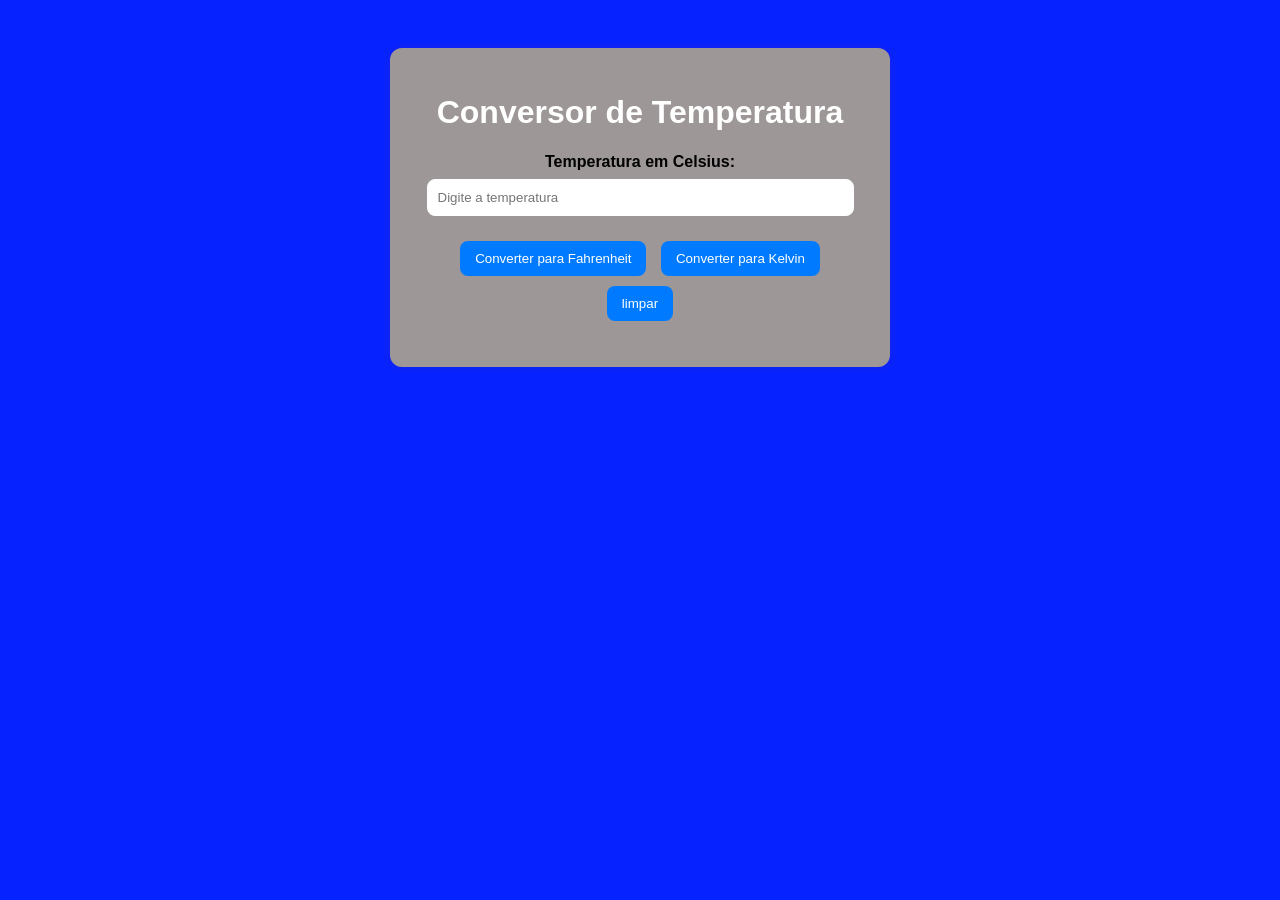
<file: index.html>
<!DOCTYPE html>
<html lang="pt-br">
<head>
    <meta charset="UTF-8">
    <meta name="viewport" content="width=device-width, initial-scale=1.0">
    <title>ex7-conversor de temperatura</title>
    <link rel="stylesheet" href="estilo.css">
</head>
<body>
    <div class="container">
        <h1>Conversor de Temperatura</h1>
       
            <label for="celsius">Temperatura em Celsius:</label>
            <input type="Number" id="celsius" placeholder="Digite a temperatura">
           
           
           
           <div class="botoes">
            <button onclick="converterFahrenheit()">Converter para Fahrenheit</button>
            <button onclick="converterKelvin()">Converter para Kelvin</button>
            <button onclick="limpar()">limpar</button>
           </div>

<p id="resultado:"></p>
    </div>

    <script src="script.js"></script>


        
      





</body>
</html>
</file>
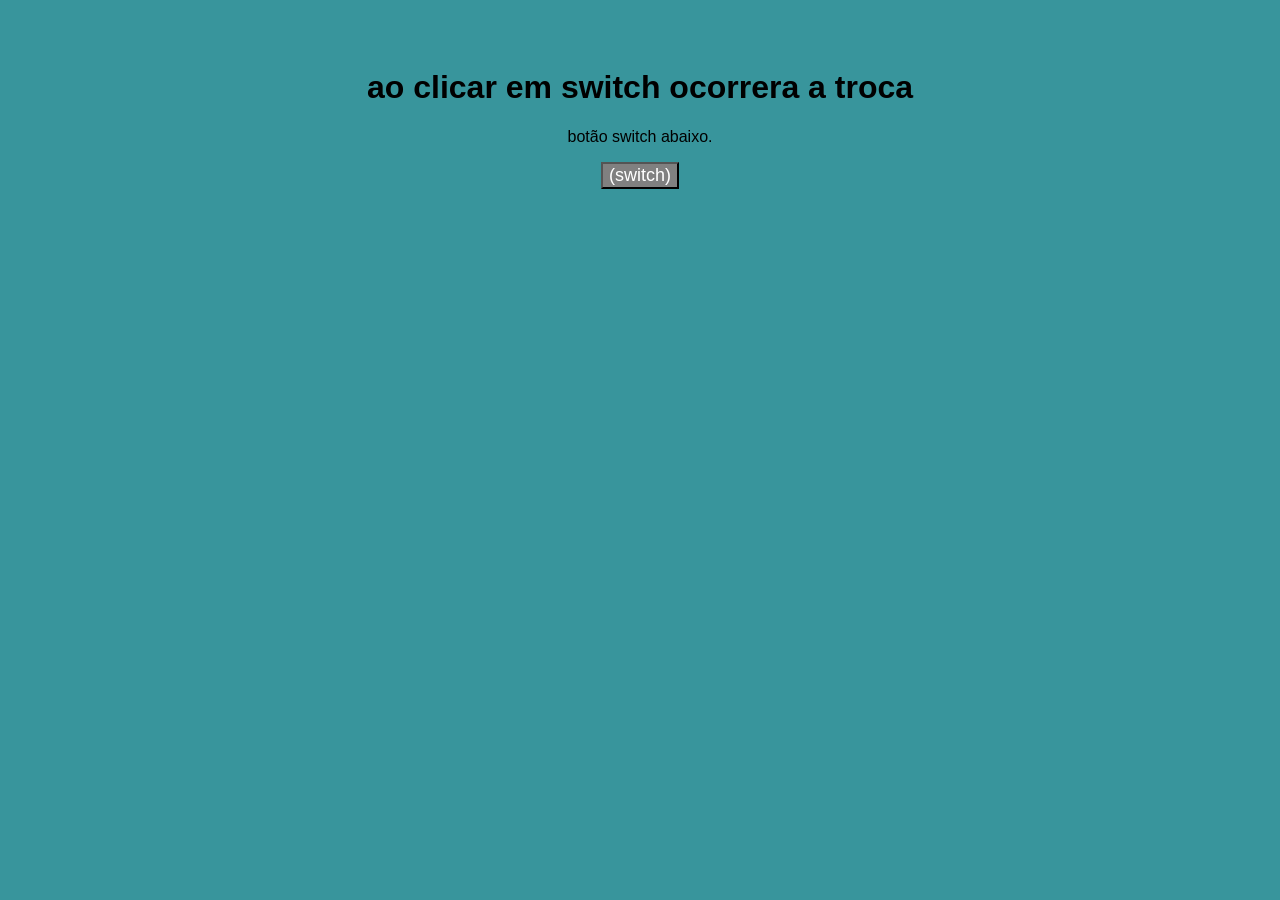
<file: exercicio1/index.html>
<!DOCTYPE html>
<html lang="pt-br">
<head>
    <meta charset="UTF-8">
    <meta name="viewport" content="width=device-width, initial-scale=1.0">
    <title>exercicio1</title>
    <link rel="stylesheet" href="estilo.css">
</head> 
<body>
    <h1>ao clicar em switch ocorrera a troca</h1> 

    <p id="mensagem">botão switch abaixo.</p>
    <button onclick="alterarTexto()">(switch)</button>

<script src="script.js"></script>
</body>
</html>
</file>
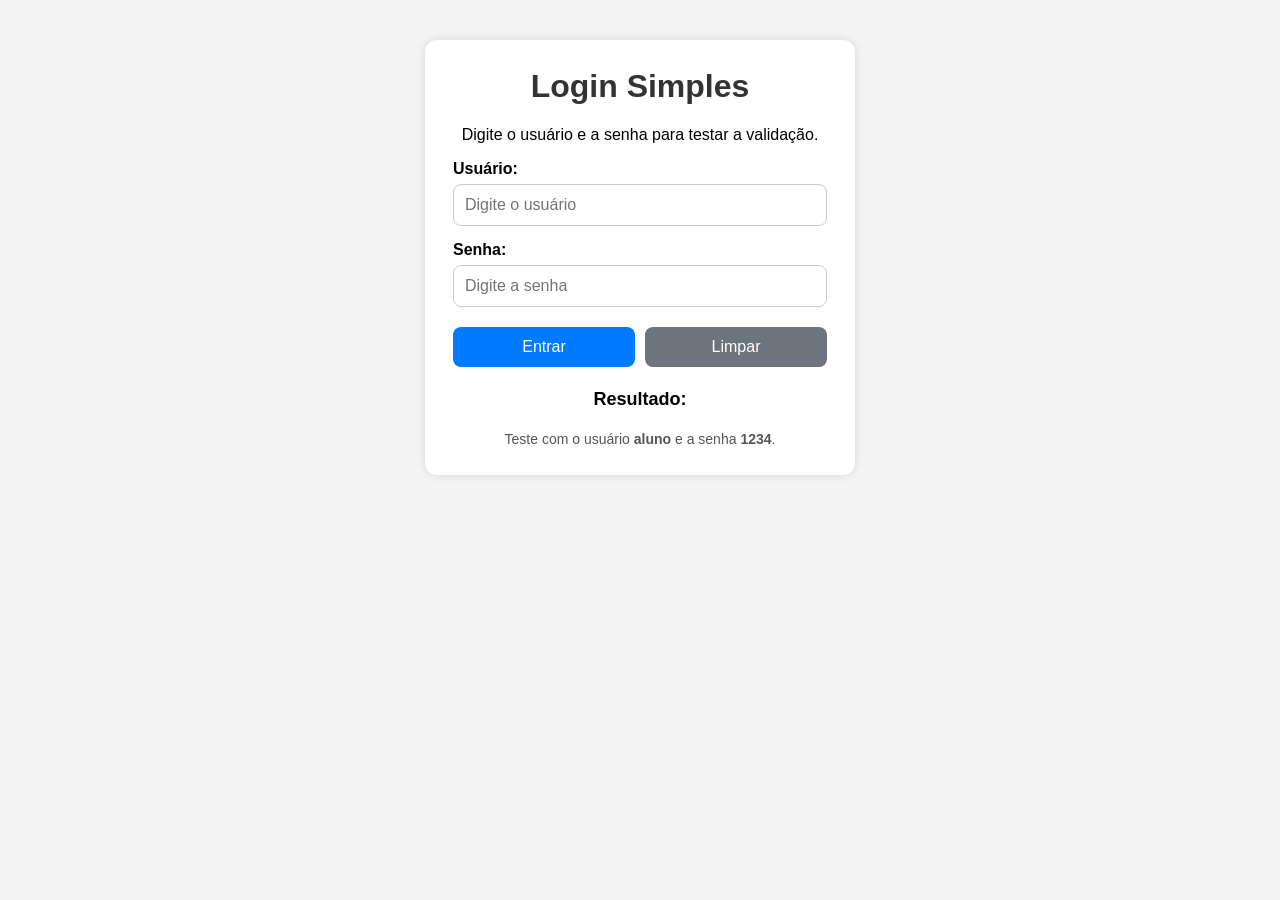
<file: exercicio10/index.html>
<!DOCTYPE html>
<html lang="pt-BR">
<head>
    <meta charset="UTF-8">
    <meta name="viewport" content="width=device-width, initial-scale=1.0">
    <title>Exercício 10 — Login Simples</title>
    <link rel="stylesheet" href="estilo.css">
</head>
<body>
    <main class="container">
        <h1>Login Simples</h1>
        <p>Digite o usuário e a senha para testar a validação.</p>

        <label for="usuario">Usuário:</label>
        <input type="text" id="usuario" placeholder="Digite o usuário">

        <label for="senha">Senha:</label>
        <input type="password" id="senha" placeholder="Digite a senha">

        <div class="botoes">
            <button onclick="verificarLogin()">Entrar</button>
            <button class="secundario" onclick="limparCampos()">Limpar</button>
        </div>

        <p id="resultado">Resultado: </p>
        <p class="dica">Teste com o usuário <strong>aluno</strong> e a senha <strong>1234</strong>.</p>
    </main>

    <script src="script.js"></script>
</body>
</html>
</file>
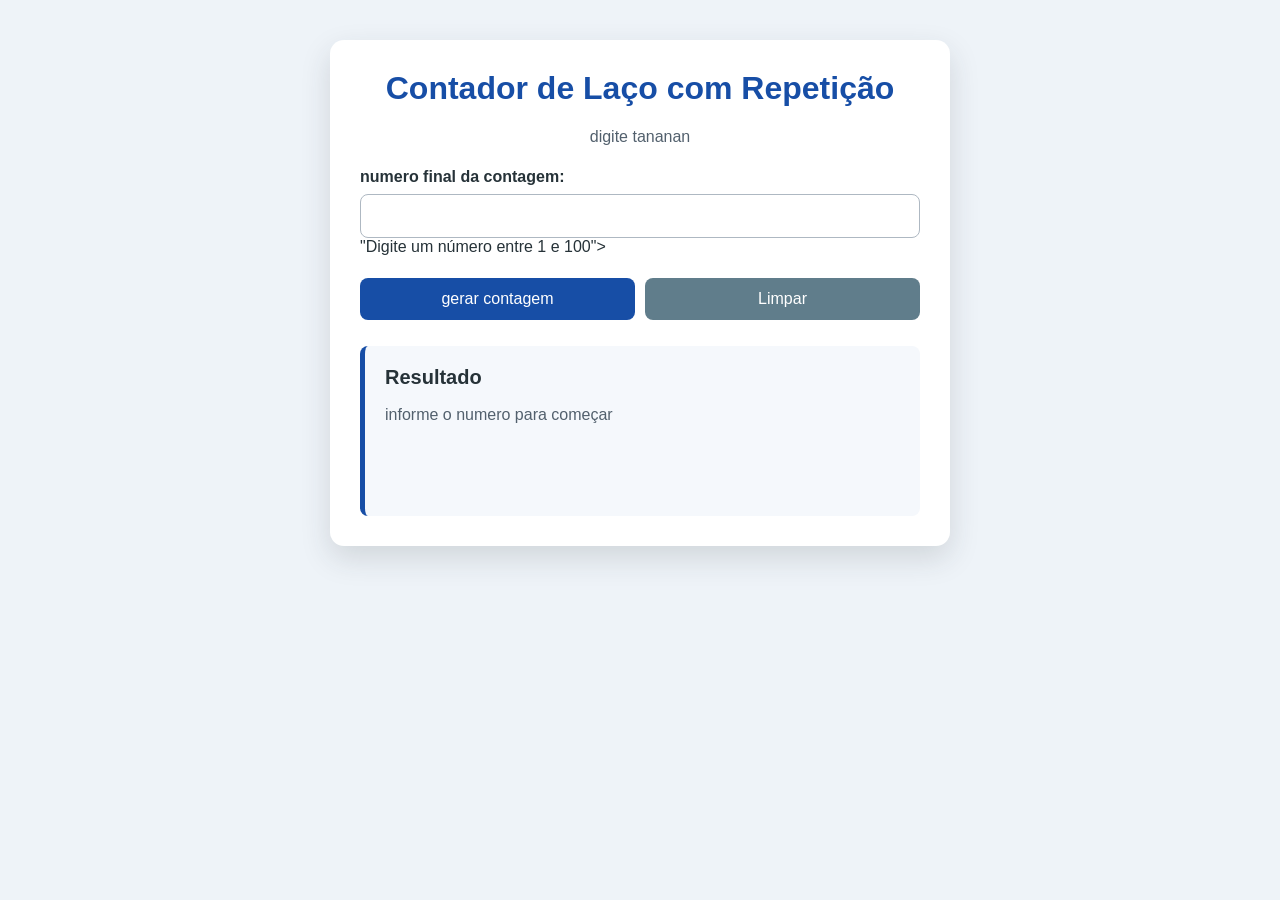
<file: exercicio11/index.html>
<!DOCTYPE html>
<html lang="en">
<head>
    <meta charset="UTF-8">
    <meta name="viewport" content="width=device-width, initial-scale=1.0">
    <title>exercicio11</title>
    <link rel="stylesheet" href="estilo.css">
</head>
<body>
    <main class="container">
        <h1>Contador de Laço com Repetição</h1>
        <p>digite tananan</p>

        <label for="limite">numero final da contagem:</label>
        <input type="number" id="limite" min="1" max="100">
       "Digite um número entre 1 e 100">

        <div class="botoes">
            <button onclick= "gerarContagem()">gerar contagem</button>
            <button class="secundario" onclick="limparCampos()">Limpar</button> </div>

            <section class="painel-resultado">
<h2>Resultado</h2>
<p id="mensagem">informe o numero para começar</p>
<p id="resultado" aria-live="polite"></p>    
</section>


    </main>
<script src="script.js"></script>  
</body>
</html>
</file>
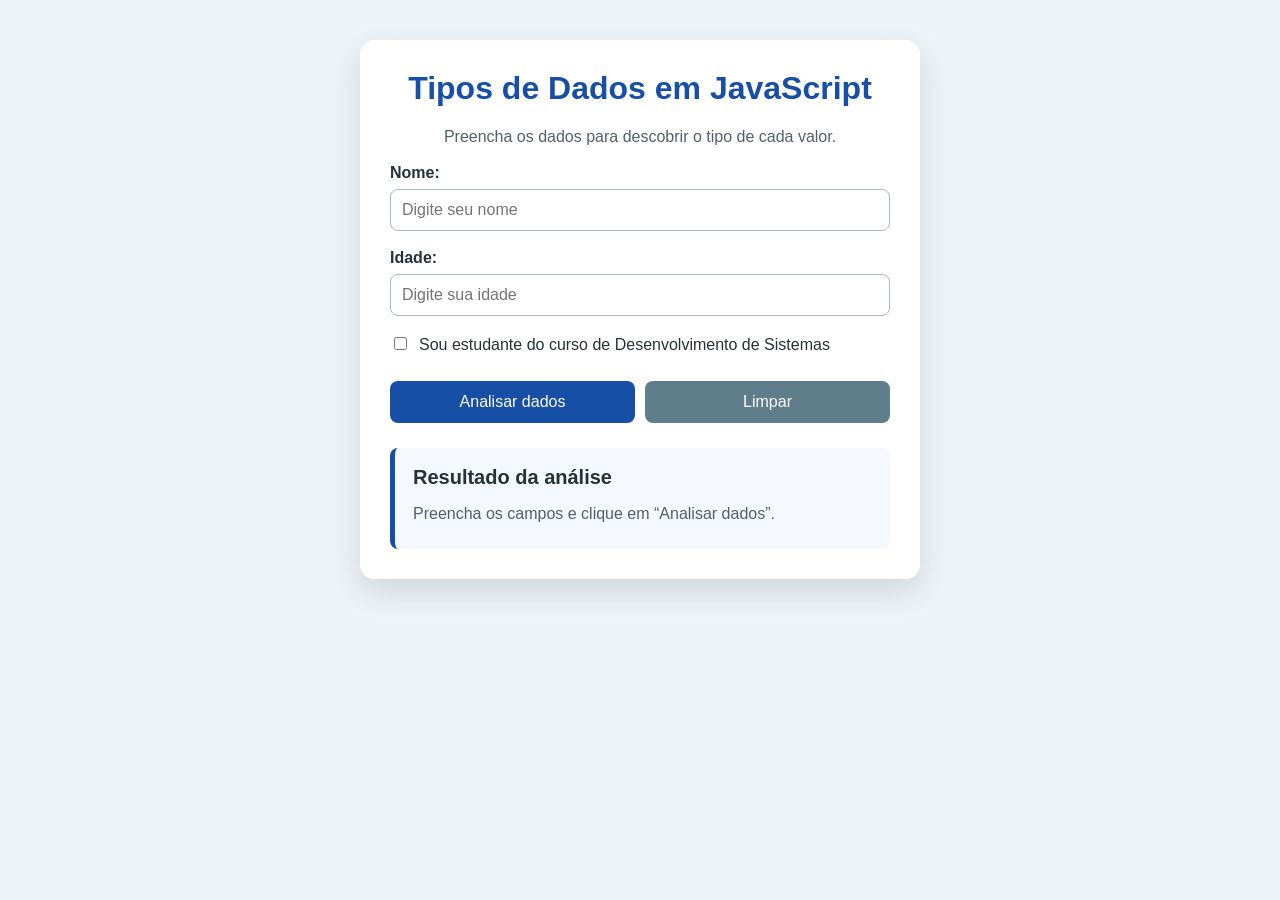
<file: exercicio12/index.html>
<!DOCTYPE html>
<html lang="pt-BR">
<head>
    <meta charset="UTF-8">
    <meta name="viewport" content="width=device-width, initial-scale=1.0">
    <title>Exercício 12 — Tipos de Dados</title>
    <link rel="stylesheet" href="estilo.css">
</head>
<body>
    <main class="container">
        <h1>Tipos de Dados em JavaScript</h1>
        <p>Preencha os dados para descobrir o tipo de cada valor.</p>

        <label for="nome">Nome:</label>
        <input type="text" id="nome" placeholder="Digite seu nome">

        <label for="idade">Idade:</label>
        <input type="number" id="idade" placeholder="Digite sua idade">

        <label class="opcao" for="estudante">
            <input type="checkbox" id="estudante">
            Sou estudante do curso de Desenvolvimento de Sistemas
        </label>

        <div class="botoes">
            <button onclick="analisarDados()">Analisar dados</button>
            <button class="secundario" onclick="limparCampos()">Limpar</button>
        </div>

        <section id="resultado" class="resultado">
            <h2>Resultado da análise</h2>
            <p id="mensagem">Preencha os campos e clique em “Analisar dados”.</p>
            <p id="resultadoNome"></p>
            <p id="resultadoIdade"></p>
            <p id="resultadoEstudante"></p>
        </section>
    </main>

    <script src="script.js"></script>
</body>
</html>
</file>
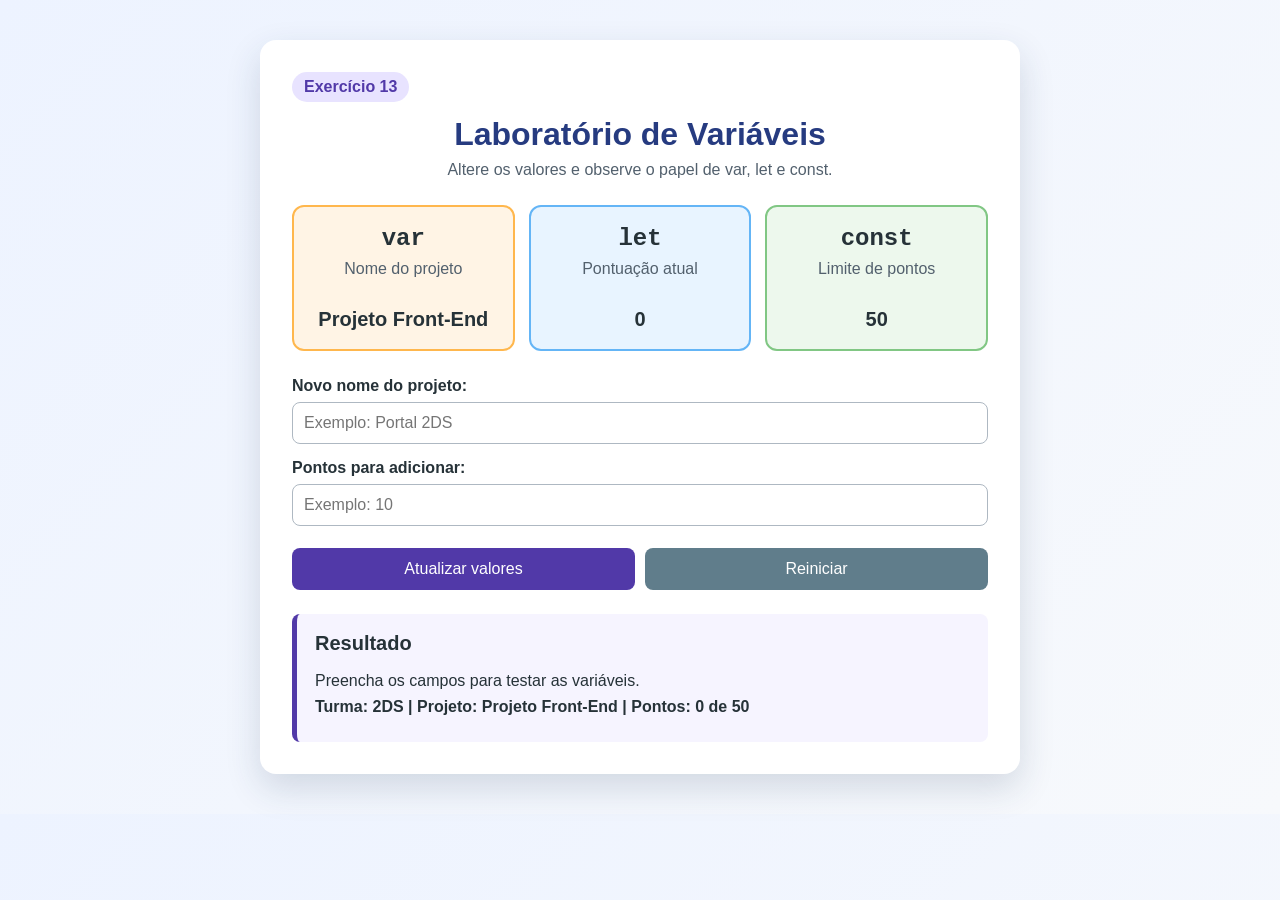
<file: exercicio13/index.html>
<!DOCTYPE html>
<html lang="pt-BR">
<head>
<meta charset="UTF-8">
<meta name="viewport" content="width=device-width, initial-scale=1.0">
<title>Exercício 13 – var, let e const</title>
<link rel="stylesheet" href="estilo.css">
</head>
<body>

<main class="container">
<span class="etiqueta">Exercício 13</span>
<h1>Laboratório de Variáveis</h1>
<p class="introducao">Altere os valores e observe o papel de var, let e const.</p>
<section class="painel-variaveis">

            <article class="cartao var">
                <h2>var</h2>
                <p>Nome do projeto</p>
                <strong id="valorVar">Projeto Front-End</strong>
            </article>

            <article class="cartao let">
                <h2>let</h2>
                <p>Pontuação atual</p>
                <strong id="valorLet">0</strong>
            </article>

            <article class="cartao const">
                <h2>const</h2>
                <p>Limite de pontos</p>
                <strong id="valorConst">50</strong>
            </article>

        </section>

        <label for="nomeProjeto">Novo nome do projeto:</label>
        <input type="text" id="nomeProjeto" placeholder="Exemplo: Portal 2DS">

        <label for="pontosAdicionar">Pontos para adicionar:</label>
        <input type="number" id="pontosAdicionar" min="1" max="50" placeholder="Exemplo: 10">

        <div class="botoes">
            <button onclick="atualizarPainel()">Atualizar valores</button>
            <button class="secundario" onclick="reiniciarPainel()">Reiniciar</button>
        </div>

        <section class="resultado">
            <h2>Resultado</h2>
            <p id="mensagem">Preencha os campos para testar as variáveis.</p>
            <p id="resumo"></p>
        </section>

    </main>

    <script src="script.js"></script>
</body>
</html>
</file>
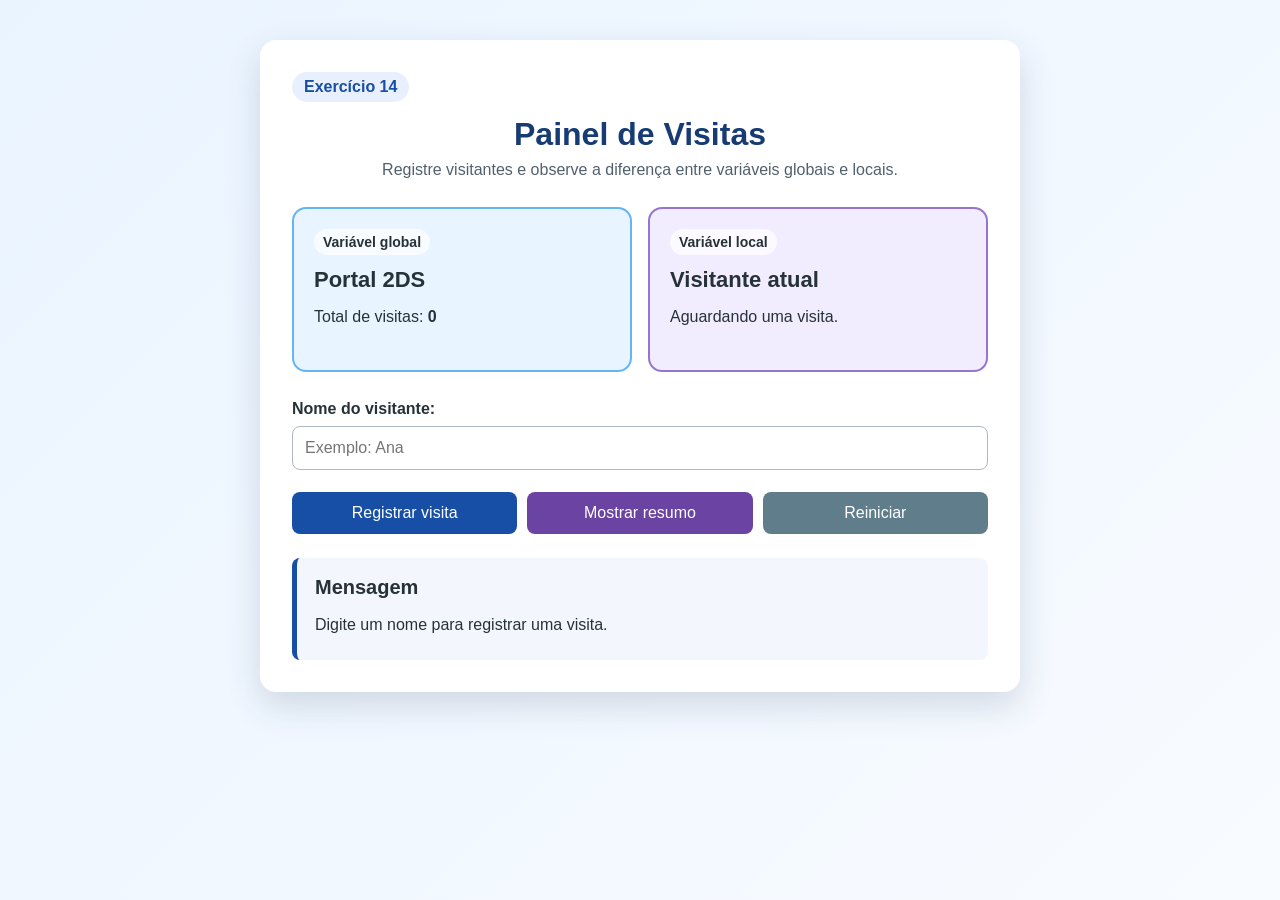
<file: exercicio14/index.html>
<!DOCTYPE html>
<html lang="pt-BR">
<head>
    <meta charset="UTF-8">
    <meta name="viewport" content="width=device-width, initial-scale=1.0">
    <title>Exercício 14 – Variáveis Locais e Globais</title>
    <link rel="stylesheet" href="estilo.css">
</head>
<body>
    <main class="container">
        <span class="etiqueta">Exercício 14</span>
        <h1>Painel de Visitas</h1>
        <p class="introducao">
            Registre visitantes e observe a diferença entre variáveis globais e locais.
        </p>

        <section class="painel-escopo">
            <article class="cartao global">
                <span class="tipo">Variável global</span>
                <h2 id="nomeSistema">Portal 2DS</h2>
                <p>Total de visitas: <strong id="totalVisitas">0</strong></p>
            </article>

            <article class="cartao local">
                <span class="tipo">Variável local</span>
                <h2>Visitante atual</h2>
                <p id="visitanteAtual">Aguardando uma visita.</p>
            </article>
        </section>

        <label for="nomeVisitante">Nome do visitante:</label>
        <input
            type="text"
            id="nomeVisitante"
            placeholder="Exemplo: Ana"
            autocomplete="off"
        >

        <div class="botoes">
            <button onclick="registrarVisita()">Registrar visita</button>
            <button class="resumo" onclick="mostrarResumo()">Mostrar resumo</button>
            <button class="secundario" onclick="reiniciarPainel()">Reiniciar</button>
        </div>

        <section class="resultado" aria-live="polite">
            <h2>Mensagem</h2>
            <p id="mensagem">Digite um nome para registrar uma visita.</p>
            <p id="resumo"></p>
        </section>
    </main>

    <script src="script.js"></script>
</body>
</html>
</file>
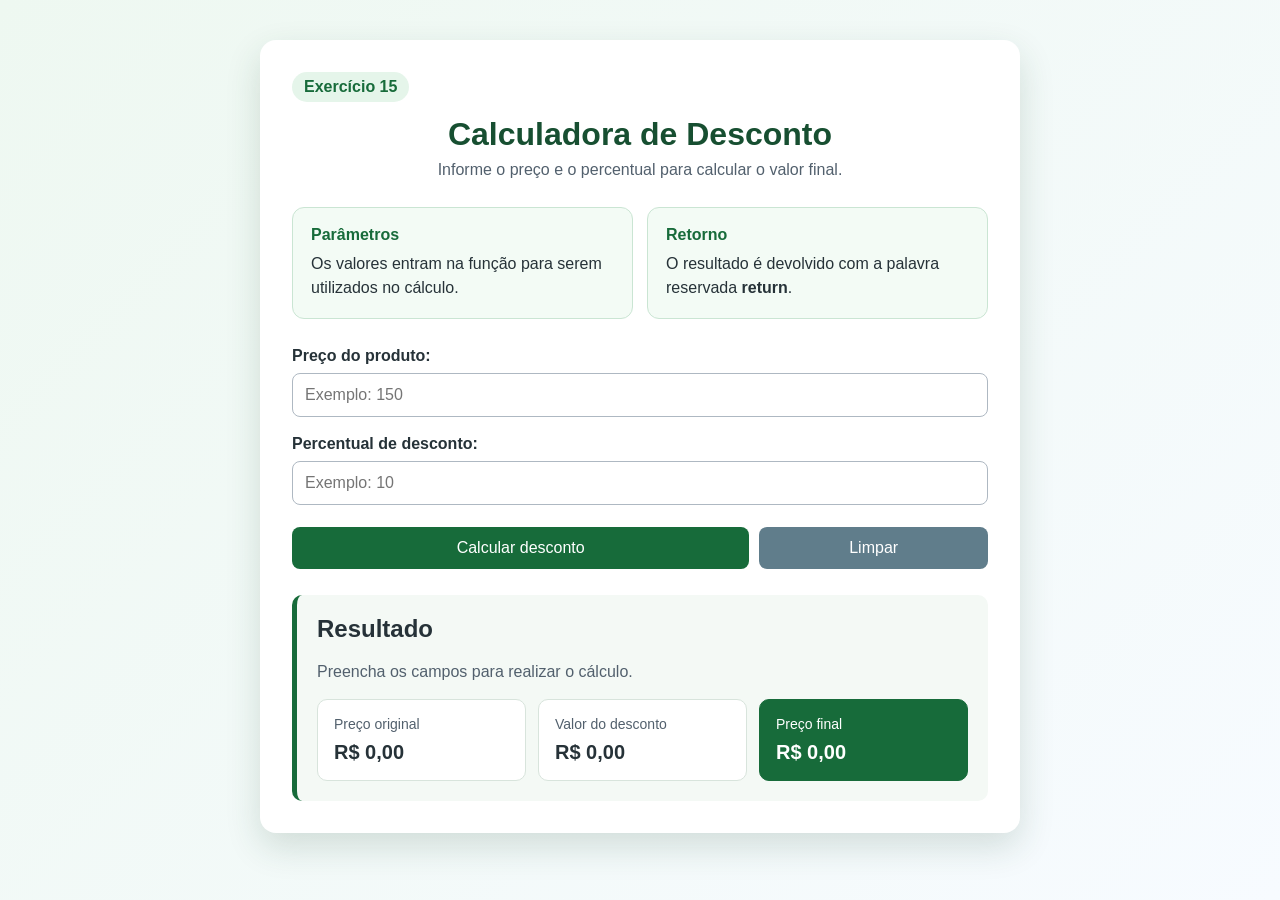
<file: exercicio15/index.html>
<!DOCTYPE html>
<html lang="pt-BR">
<head>
    <meta charset="UTF-8">
    <meta name="viewport" content="width=device-width, initial-scale=1.0">
    <title>Exercício 15 – Calculadora de Desconto</title>
    <link rel="stylesheet" href="estilo.css">
</head>
<body>
    <main class="container">
        <span class="etiqueta">Exercício 15</span>
        <h1>Calculadora de Desconto</h1>
        <p class="introducao">
            Informe o preço e o percentual para calcular o valor final.
        </p>

        <section class="explicacao-funcao">
            <article>
                <span>Parâmetros</span>
                <p>Os valores entram na função para serem utilizados no cálculo.</p>
            </article>

            <article>
                <span>Retorno</span>
                <p>O resultado é devolvido com a palavra reservada <strong>return</strong>.</p>
            </article>
        </section>

        <label for="preco">Preço do produto:</label>
        <input
            type="number"
            id="preco"
            min="0"
            step="0.01"
            placeholder="Exemplo: 150"
        >

        <label for="percentual">Percentual de desconto:</label>
        <input
            type="number"
            id="percentual"
            min="0"
            max="100"
            step="1"
            placeholder="Exemplo: 10"
        >

        <div class="botoes">
            <button onclick="mostrarCalculo()">Calcular desconto</button>
            <button class="secundario" onclick="limpar()">Limpar</button>
        </div>

        <section class="resultado" aria-live="polite">
            <h2>Resultado</h2>
            <p id="mensagem">Preencha os campos para realizar o cálculo.</p>

            <div class="valores">
                <article>
                    <span>Preço original</span>
                    <strong id="precoOriginal">R$ 0,00</strong>
                </article>

                <article>
                    <span>Valor do desconto</span>
                    <strong id="valorDesconto">R$ 0,00</strong>
                </article>

                <article class="destaque">
                    <span>Preço final</span>
                    <strong id="precoFinal">R$ 0,00</strong>
                </article>
            </div>
        </section>
    </main>

    <script src="script.js"></script>
</body>
</html>
</file>
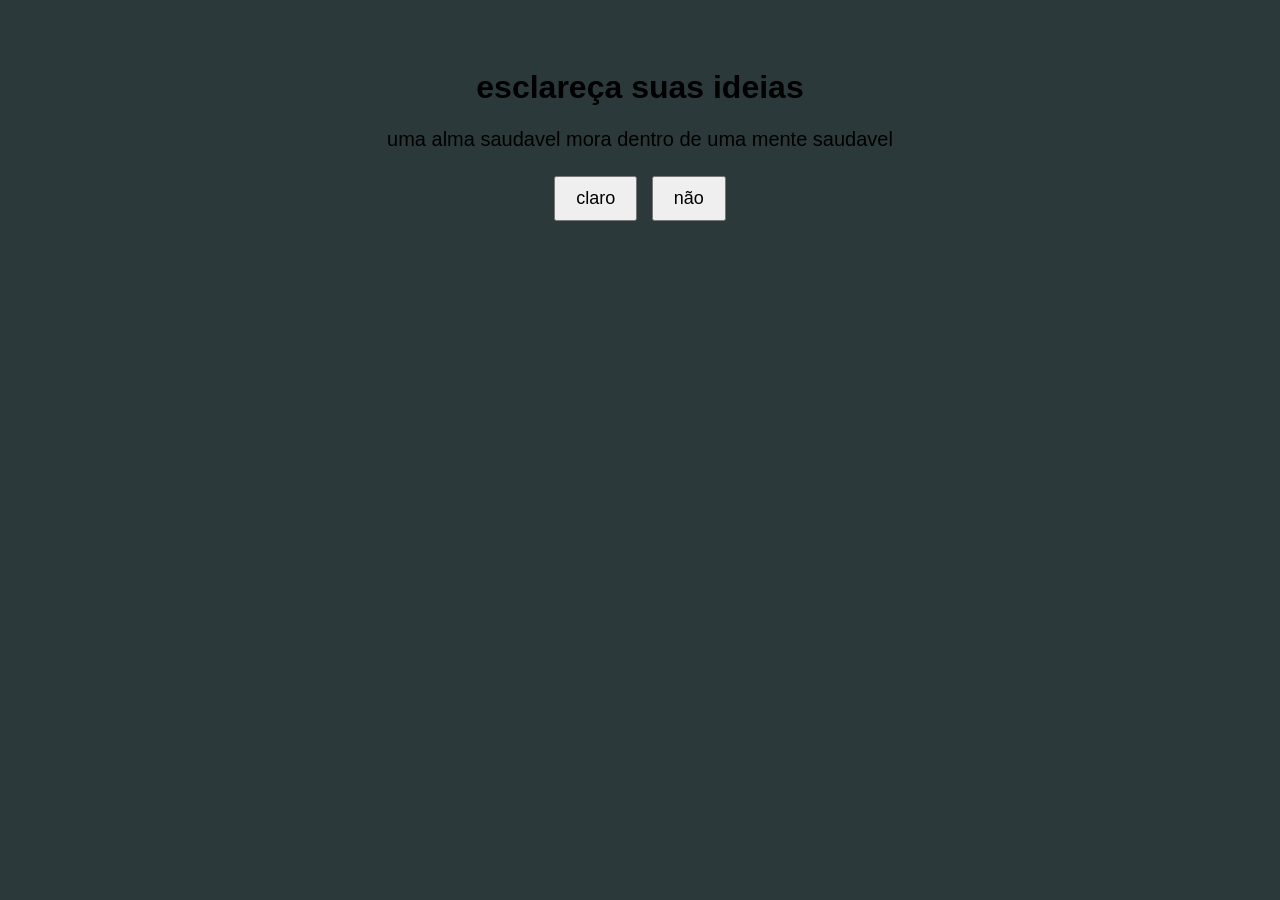
<file: exercicio2/index.html>
<!DOCTYPE html>
<html lang="pt-br">
<head>
    <meta charset="UTF-8">
    <meta name="viewport" content="width=device-width, initial-scale=1.0">
    <title>exercicio2</title>
    <link rel="stylesheet" href="estilo.css">
</head>
<body>
    <h1>esclareça suas ideias</h1>
    <p id="mensagem">uma alma saudavel mora dentro de uma mente saudavel </p>
    <button onclick="modoClaro()"> claro</button>
     <button onclick="modoEscuro()"> não</button>
     <script src="script.js"></script>
</body>
</html>
</file>
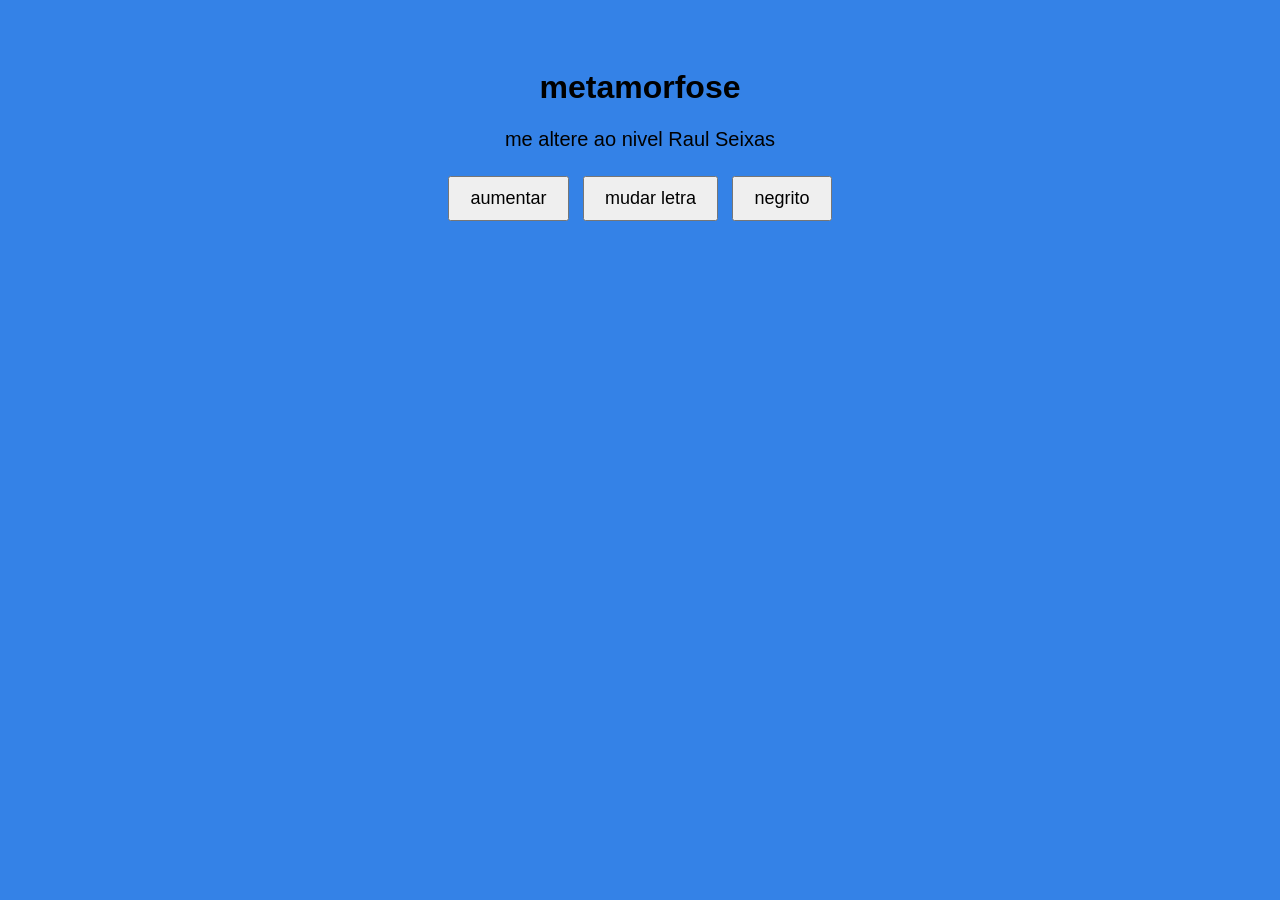
<file: exercicio3/index.html>
<!DOCTYPE html>
<html lang="pt-br">
<head>
    <meta charset="UTF-8">
    <meta name="viewport" content="width=device-width, initial-scale=1.0">
    <title>ex3</title>
     <link rel="stylesheet" href="estilo.css">
</head>
<body>
   <h1>metamorfose</h1>
   <p id="mensagem">me altere ao nivel Raul Seixas </p>
<button onclick="aumentarTexto()">aumentar </button>
<button onclick="mudarFonte()">mudar letra </button>
<button onclick="negritoTexto()">negrito</button>

<script src="script.js"></script>
</body>
</html>
</file>
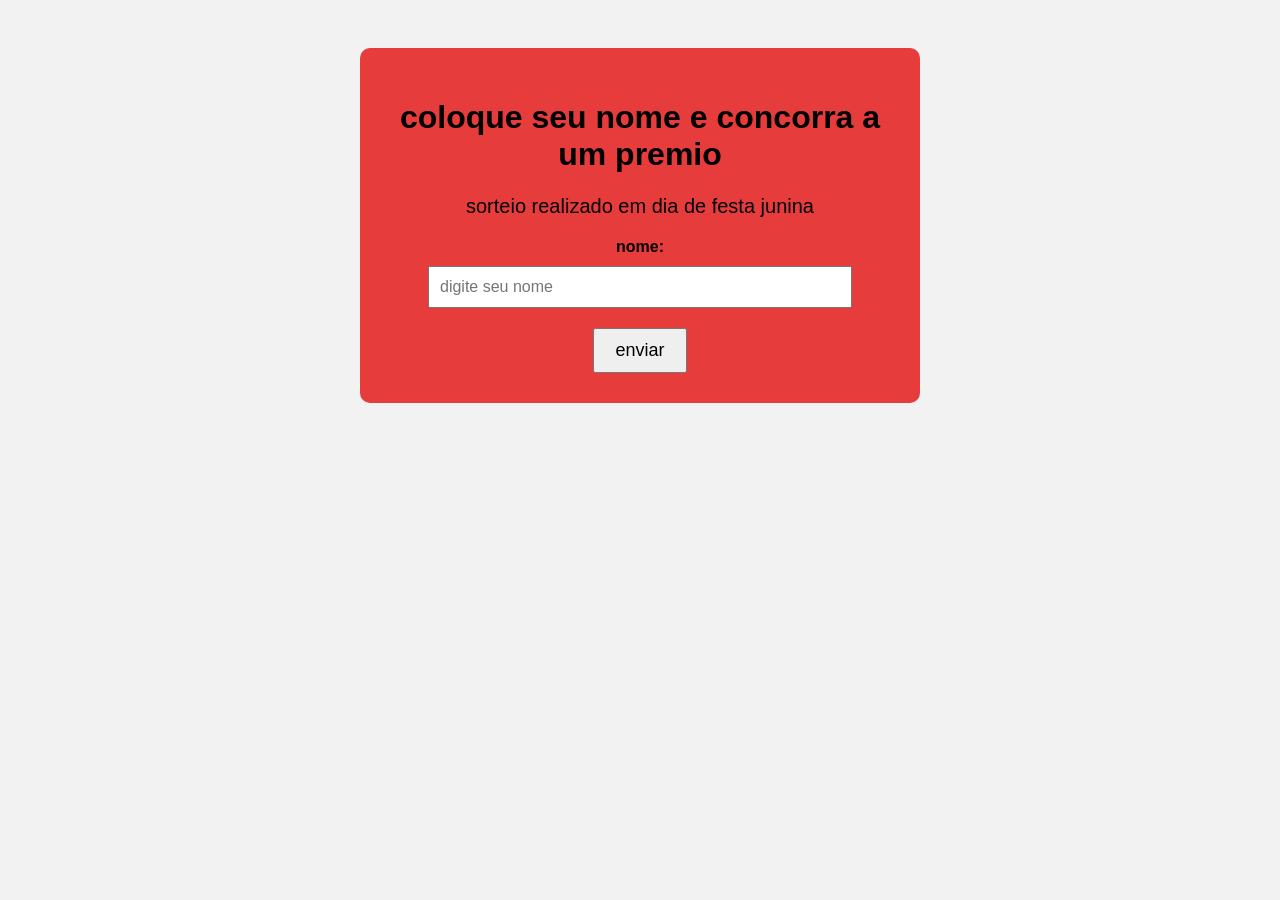
<file: exercicio4/index.html>
<!DOCTYPE html>
<html lang="pt-br">
<head>
    <meta charset="UTF-8">
    <meta name="viewport" content="width=device-width, initial-scale=1.0">
    <title>ex4</title>
    <link rel="stylesheet" href="estilo.css">
</head>
<body>
    <main>  

<h1>  coloque seu nome e concorra a um premio</h1>
<p id="mensagem"> sorteio realizado em dia de festa junina</p>
<label for="nome"> nome:</label>
<input type="text" id="nome" name="nome" placeholder="digite seu nome">
 
<button onclick="mostrarNome()"> enviar</button>



    </main>
    <script src="script.js"></script>
</body>
</html>
</file>
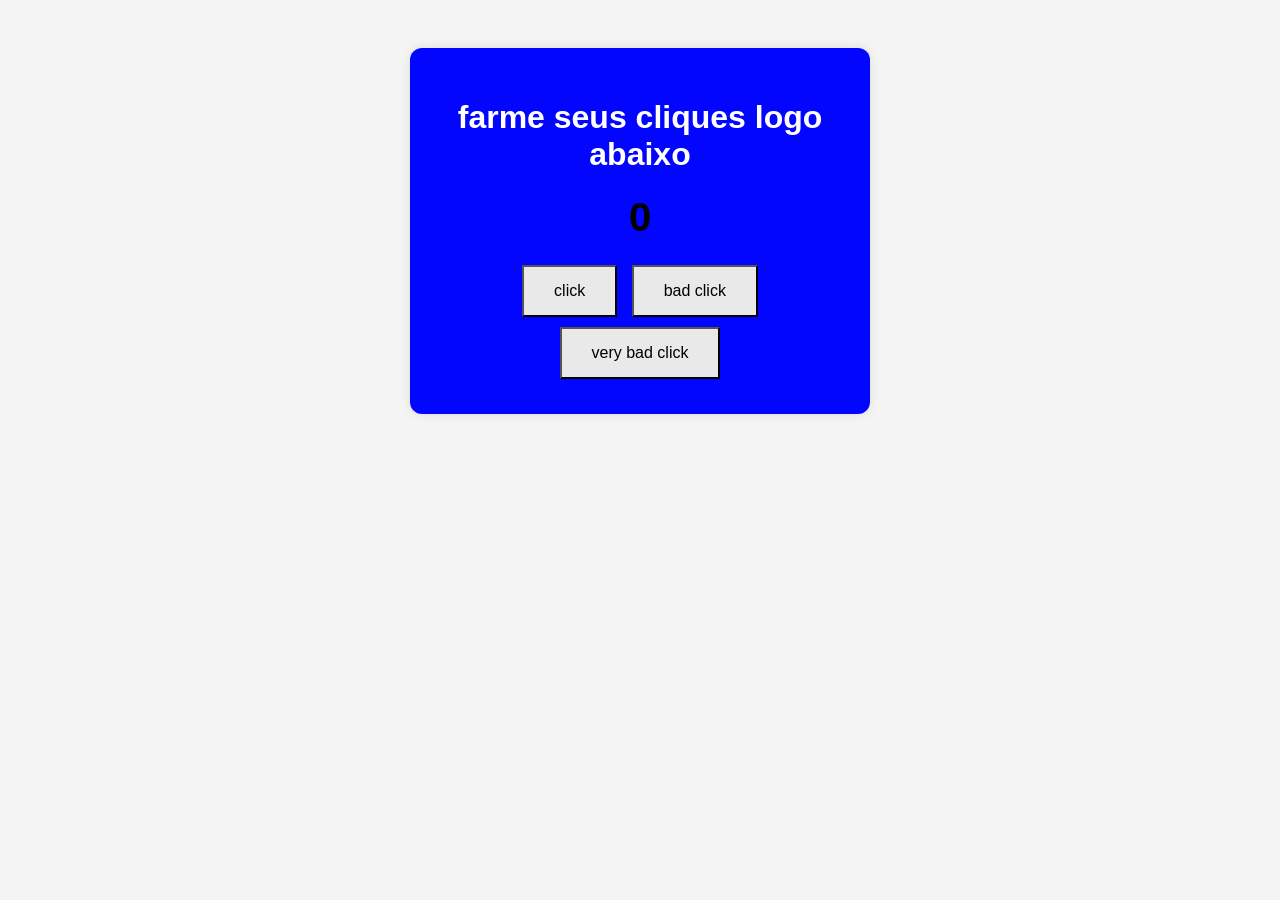
<file: exercicio5/index.html>
<!DOCTYPE html>
<html lang="en">
<head>
    <meta charset="UTF-8">
    <meta name="viewport" content="width=device-width, initial-scale=1.0">
    <title>contador de cliques</title>
    <link rel="stylesheet" href="estilo.css">

</head>
<body>
 <div class="container">
    <h1>farme seus cliques logo abaixo</h1>
    <p id="contador">0</p> 
    <button onclick="aumentar()">click</button>
    <button onclick="diminuir()">bad click</button>
    <button onclick="zerar()">very bad click</button>  
 </div>
 <script src="script.js"></script>
</body>
</html>
</file>
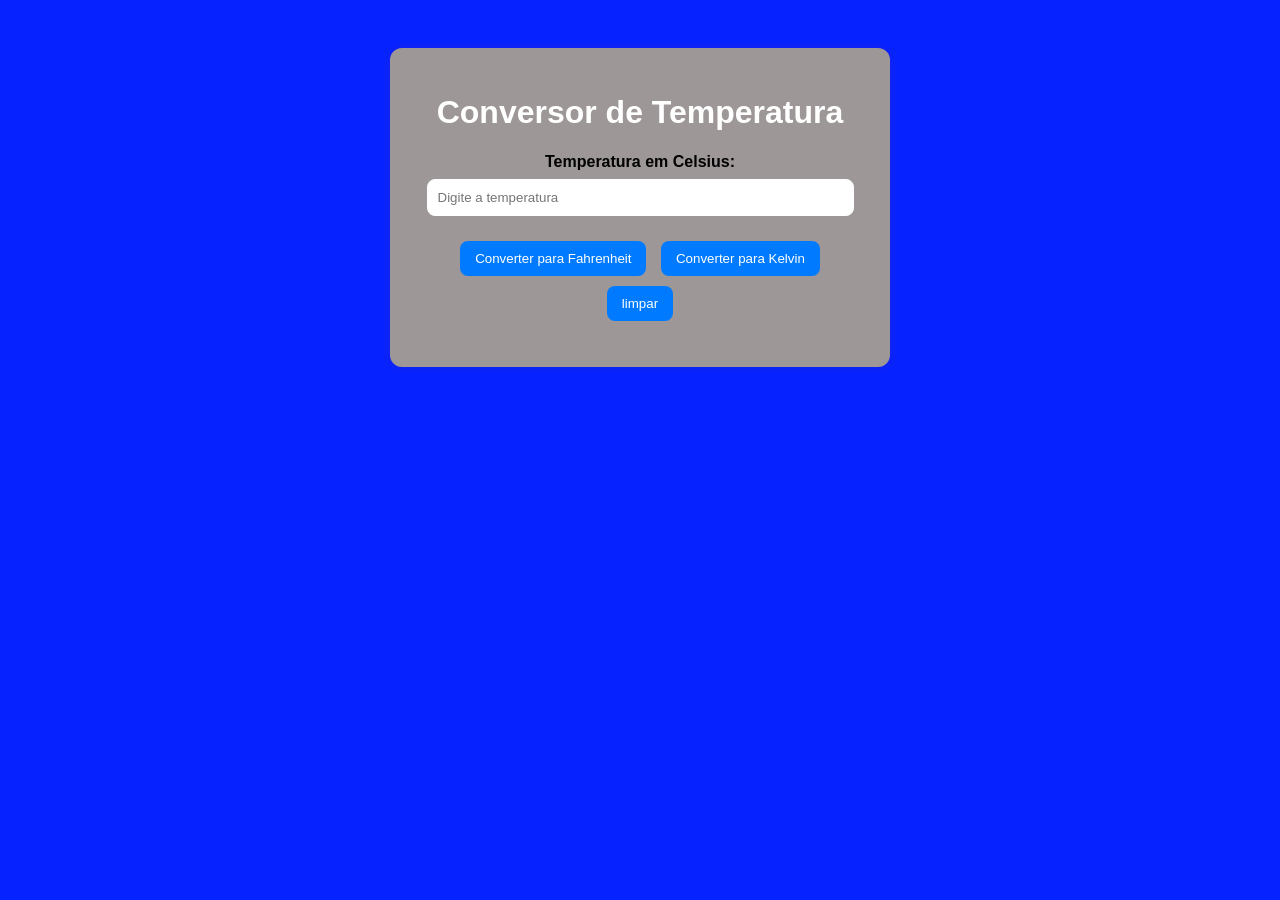
<file: exercicio7/index.html>
<!DOCTYPE html>
<html lang="pt-br">
<head>
    <meta charset="UTF-8">
    <meta name="viewport" content="width=device-width, initial-scale=1.0">
    <title>ex7-conversor de temperatura</title>
    <link rel="stylesheet" href="estilo.css">
</head>
<body>
    <div class="container">
        <h1>Conversor de Temperatura</h1>
       
            <label for="celsius">Temperatura em Celsius:</label>
            <input type="Number" id="celsius" placeholder="Digite a temperatura">
           <div class="botoes">
            <button onclick="converterFahrenheit()">Converter para Fahrenheit</button>
            <button onclick="converterKelvin()">Converter para Kelvin</button>
            <button onclick="limpar()">limpar</button>
           </div>
<p id="resultado:"></p>
    </div>
    <script src="script.js"></script>


        
      





</body>
</html>
</file>
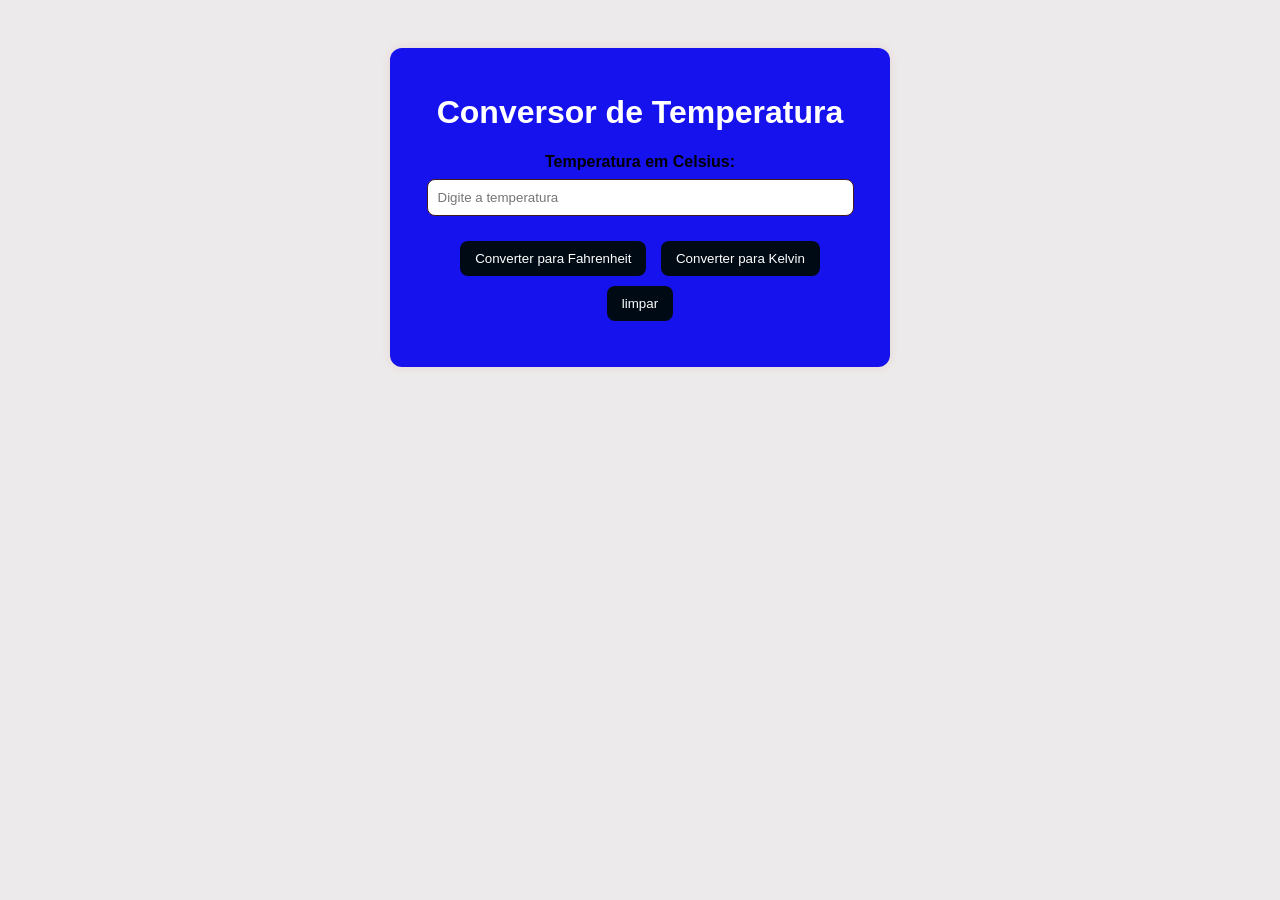
<file: exercicio8/index.html>
<!DOCTYPE html>
<html lang="pt-br">
<head>
    <meta charset="UTF-8">
    <meta name="viewport" content="width=device-width, initial-scale=1.0">
    <title>ex7-conversor de temperatura</title>
    <link rel="stylesheet" href="estilo.css">
</head>
<body>
    <div class="container">
        <h1>Conversor de Temperatura</h1>
       
            <label for="celsius">Temperatura em Celsius:</label>
            <input type="Number" id="celsius" placeholder="Digite a temperatura">
           
           
           
           <div class="botoes">
            <button onclick="converterFahrenheit()">Converter para Fahrenheit</button>
            <button onclick="converterKelvin()">Converter para Kelvin</button>
            <button onclick="limpar()">limpar</button>
           </div>

<p id="resultado:"></p>
    </div>

    <script src="script.js"></script>

</body>
</html>
</file>
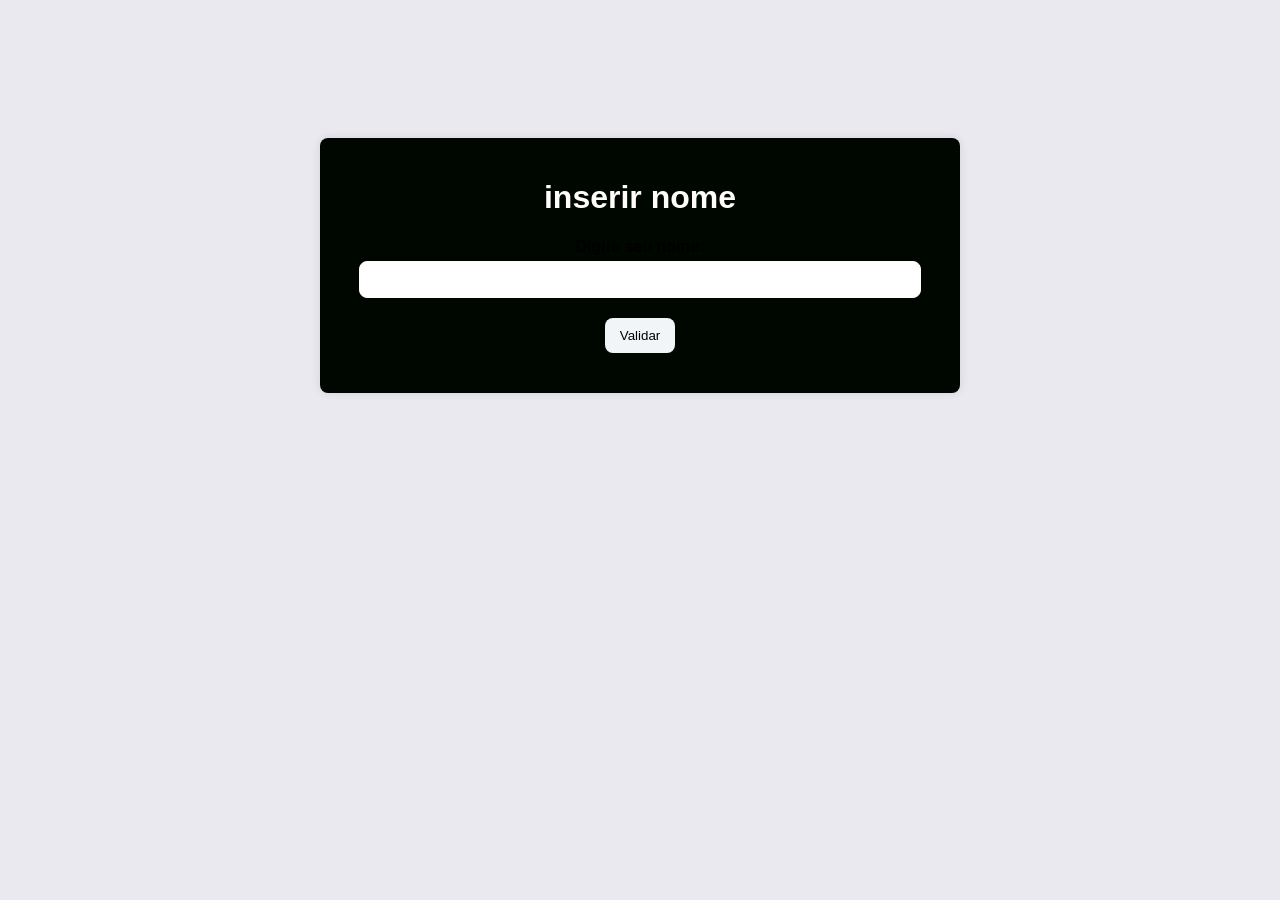
<file: exercicio9/index.html>
<!DOCTYPE html>
<html lang="en">
<head>
    <meta charset="UTF-8">
    <meta name="viewport" content="width=device-width, initial-scale=1.0">
    <title>exercicio9</title>
    <link rel="stylesheet" href="estilo.css">
</head>
<body>
    <div class="container">
        <h1>inserir nome</h1>
            
             <label for="nome">Digite seu nome:</label>
            <input type="text" id="nome">
            <button onclick="validarCampo()">Validar</button>
            
            <P id="mensagem"></P>

        
    </div>
    <script src="script.js"></script>
</body>
</html>
</file>
<file: estilo.css>
body{
font-family: Arial, sans-serif;
background-color: #0623ff;
text-align: center;
padding: 40px;
}

.container{
    background-color: #9d9797;
    max-width: 450px;
    margin: auto;
    padding: 25px;
    border-radius: 12px;
    box-shadow: 0 0 10px rgba(226, 27, 27, 0.1);
}


h1{
    color: #ffffff;}

label{
 display: block;
 margin-top: 15px;
font-weight: bold;
}

input {

    width: 90%;
    padding: 10px;
    margin-top: 8px;
    border: 1px solid #ffffff;
    border-radius: 8px;
}

.botoes {
 margin-top: 20px;
}

button {
    
    margin: 5px;
    padding: 10px 15px;
    border: none;
    border-radius: 8px;
    background-color: #007BFF;
    color: white;
    cursor: pointer;
}

button:hover {
    background-color: #13aaef;
}

#resultado {
    margin-top: 20px;
    font-size: 20px;
    font-weight: bold;
    color: #ffffff;

}
</file>
<file: exercicio1/estilo.css>
body{
        font-family: arial, sans-serif ;
        background-color: #38959c;
        text-align: center;
        padding: 40px;
    }

    h1{
        color: #000000;

    }

    p1{
        font-size: 20px;
    }

    button{
        padding: 10px, 20px;
        font-size: 18px;
        cursor: pointer;
        background-color: gray;
        color: white;
    }
</file>
<file: exercicio10/estilo.css>
* {
    box-sizing: border-box;
}

body {
    font-family: Arial, sans-serif;
    background-color: #f4f4f4;
    text-align: center;
    padding: 40px 16px;
    margin: 0;
}

.container {
    background-color: white;
    max-width: 430px;
    margin: auto;
    padding: 28px;
    border-radius: 12px;
    box-shadow: 0 0 10px rgba(0, 0, 0, 0.12);
}

h1 {
    color: #333;
    margin-top: 0;
}

label {
    display: block;
    margin-top: 15px;
    font-weight: bold;
    text-align: left;
}

input {
    width: 100%;
    padding: 11px;
    margin-top: 6px;
    border: 1px solid #ccc;
    border-radius: 8px;
    font-size: 16px;
}

.botoes {
    display: flex;
    gap: 10px;
    margin-top: 20px;
}

button {
    flex: 1;
    padding: 11px 16px;
    border: none;
    border-radius: 8px;
    background-color: #007bff;
    color: white;
    font-size: 16px;
    cursor: pointer;
}

button:hover {
    background-color: #0056b3;
}

button.secundario {
    background-color: #6c757d;
}

button.secundario:hover {
    background-color: #545b62;
}

#resultado {
    min-height: 24px;
    margin-top: 22px;
    font-size: 18px;
    font-weight: bold;
}

.dica {
    margin-bottom: 0;
    color: #555;
    font-size: 14px;
}

@media (max-width: 480px) {
    body {
        padding: 20px 12px;
    }

    .container {
        padding: 22px;
    }

    .botoes {
        flex-direction: column;
    }
}
</file>
<file: exercicio11/estilo.css>
* {
    box-sizing: border-box;
}

body {
    font-family: Arial, sans-serif;
    background-color: #eef3f8;
    color: #263238;
    margin: 0;
    padding: 40px 16px;
}

.container {
    width: 100%;
    max-width: 620px;
    margin: auto;
    padding: 30px;
    background-color: white;
    border-radius: 14px;
    box-shadow: 0 12px 30px rgba(38, 50, 56, 0.15);
}

h1 {
    margin-top: 0;
    color: #174ea6;
    text-align: center;
}

.container > p {
    color: #52606d;
    text-align: center;
}

label {
    display: block;
    margin-top: 22px;
    font-weight: bold;
}

input {
    width: 100%;
    margin-top: 8px;
    padding: 12px;
    border: 1px solid #aeb8c2;
    border-radius: 8px;
    font-size: 16px;
}

input:focus {
    border-color: #174ea6;
    outline: 3px solid rgba(23, 78, 166, 0.15);
}

.botoes {
    display: flex;
    gap: 10px;
    margin-top: 22px;
}

button {
    flex: 1;
    padding: 12px 16px;
    border: none;
    border-radius: 8px;
    background-color: #174ea6;
    color: white;
    font-size: 16px;
    cursor: pointer;
}

button:hover {
    background-color: #0f3d82;
}

button.secundario {
    background-color: #607d8b;
}

button.secundario:hover {
    background-color: #455a64;
}

.painel-resultado {
    margin-top: 26px;
    padding: 20px;
    border-left: 5px solid #174ea6;
    border-radius: 8px;
    background-color: #f5f8fc;
}

.painel-resultado h2 {
    margin-top: 0;
    font-size: 20px;
}

#mensagem {
    color: #52606d;
}

#resultado {
    min-height: 52px;
    margin-bottom: 0;
    color: #174ea6;
    font-size: 20px;
    font-weight: bold;
    line-height: 1.7;
    overflow-wrap: anywhere;
}

@media (max-width: 520px) {
    body {
        padding: 20px 12px;
    }

    .container {
        padding: 22px;
    }

    h1 {
        font-size: 25px;
    }

    .botoes {
        flex-direction: column;
    }

    #resultado {
        font-size: 18px;
    }
}
</file>
<file: exercicio12/estilo.css>
* {
    box-sizing: border-box;
}

body {
    font-family: Arial, sans-serif;
    background-color: #eef3f8;
    color: #263238;
    margin: 0;
    padding: 40px 16px;
}

.container {
    width: 100%;
    max-width: 560px;
    margin: auto;
    padding: 30px;
    background-color: white;
    border-radius: 14px;
    box-shadow: 0 12px 30px rgba(38, 50, 56, 0.15);
}

h1 {
    margin-top: 0;
    color: #174ea6;
    text-align: center;
}

.container > p {
    text-align: center;
    color: #52606d;
}

label {
    display: block;
    margin-top: 18px;
    font-weight: bold;
}

input[type="text"],
input[type="number"] {
    width: 100%;
    padding: 11px;
    margin-top: 7px;
    border: 1px solid #aeb8c2;
    border-radius: 8px;
    font-size: 16px;
}

input:focus {
    border-color: #174ea6;
    outline: 3px solid rgba(23, 78, 166, 0.15);
}

.opcao {
    display: flex;
    align-items: flex-start;
    gap: 9px;
    font-weight: normal;
    line-height: 1.4;
}

.opcao input {
    margin-top: 3px;
}

.botoes {
    display: flex;
    gap: 10px;
    margin-top: 24px;
}

button {
    flex: 1;
    padding: 12px 16px;
    border: none;
    border-radius: 8px;
    background-color: #174ea6;
    color: white;
    font-size: 16px;
    cursor: pointer;
}

button:hover {
    background-color: #0f3d82;
}

button.secundario {
    background-color: #607d8b;
}

button.secundario:hover {
    background-color: #455a64;
}

.resultado {
    margin-top: 25px;
    padding: 18px;
    border-left: 5px solid #174ea6;
    border-radius: 8px;
    background-color: #f5f8fc;
}

.resultado h2 {
    margin-top: 0;
    font-size: 20px;
}

.resultado p {
    margin: 8px 0;
    overflow-wrap: anywhere;
}

#mensagem {
    color: #52606d;
}

@media (max-width: 520px) {
    body {
        padding: 20px 12px;
    }

    .container {
        padding: 22px;
    }

    h1 {
        font-size: 25px;
    }

    .botoes {
        flex-direction: column;
    }
}
</file>
<file: exercicio13/estilo.css>
* {
    box-sizing: border-box;
}

body {
    font-family: Arial, sans-serif;
    background: linear-gradient(135deg, #edf3ff, #f7f9fc);
    color: #263238;
    margin: 0;
    padding: 40px 16px;
}

.container {
    width: 100%;
    max-width: 760px;
    margin: auto;
    padding: 32px;
    background-color: white;
    border-radius: 16px;
    box-shadow: 0 14px 35px rgba(32, 54, 86, 0.16);
}

.etiqueta {
    display: inline-block;
    padding: 6px 12px;
    border-radius: 999px;
    background-color: #e8e3ff;
    color: #5139a8;
    font-weight: bold;
}

h1 {
    margin: 14px 0 8px;
    color: #263b80;
    text-align: center;
}

.introducao {
    margin-top: 0;
    color: #52606d;
    text-align: center;
}

.painel-variaveis {
    display: grid;
    grid-template-columns: repeat(3, 1fr);
    gap: 14px;
    margin: 26px 0;
}

.cartao {
    min-height: 145px;
    padding: 18px;
    border: 2px solid transparent;
    border-radius: 12px;
    text-align: center;
}

.cartao h2 {
    margin: 0 0 8px;
    font-family: "Courier New", monospace;
}

.cartao p {
    min-height: 36px;
    margin: 0 0 12px;
    color: #52606d;
}

.cartao strong {
    display: block;
    overflow-wrap: anywhere;
    font-size: 20px;
}

.cartao.var {
    background-color: #fff4e5;
    border-color: #ffb74d;
}

.cartao.let {
    background-color: #e8f4ff;
    border-color: #64b5f6;
}

.cartao.const {
    background-color: #edf8ed;
    border-color: #81c784;
}

label {
    display: block;
    margin-top: 15px;
font-weight: bold;
}
input {
    width: 100%;
    padding: 11px;
    margin-top: 7px;
    border: 1px solid #aeb8c2;
    border-radius: 8px;
    font-size: 16px;
}

input:focus {
    border-color: #5139a8;
    outline: 3px solid rgba(81, 57, 168, 0.15);
}

.botoes {
    display: flex;
    gap: 10px;
    margin-top: 22px;
}

button {
    flex: 1;
    padding: 12px 16px;
    border: none;
    border-radius: 8px;
    background-color: #5139a8;
    color: white;
    font-size: 16px;
    cursor: pointer;
}

button:hover {
    background-color: #3d2b82;
}

button.secundario {
    background-color: #607d8b;
}

button.secundario:hover {
    background-color: #455a64;
}

.resultado {
    margin-top: 24px;
    padding: 18px;
    border-left: 5px solid #5139a8;
    border-radius: 8px;
    background-color: #f6f4ff;
}

.resultado h2 {
    margin-top: 0;
    font-size: 20px;
}

.resultado p {
    margin: 8px 0;
}

#resumo {
    font-weight: bold;
    overflow-wrap: anywhere;
}

@media (max-width: 680px) {
    body {
        padding: 20px 12px;
    }

    .container {
        padding: 22px;
    }

    .painel-variaveis {
        grid-template-columns: 1fr;
    }

    .cartao {
        min-height: auto;
    }

    .botoes {
flex-direction: column;}
}
</file>
<file: exercicio14/estilo.css>
* {
    box-sizing: border-box;
}

body {
    min-height: 100vh;
    margin: 0;
    padding: 40px 16px;
    font-family: Arial, sans-serif;
    color: #263238;
    background: linear-gradient(135deg, #eaf4ff, #f8fbff);
}

.container {
    width: 100%;
    max-width: 760px;
    margin: auto;
    padding: 32px;
    background-color: white;
    border-radius: 16px;
    box-shadow: 0 14px 35px rgba(32, 54, 86, 0.16);
}

.etiqueta {
    display: inline-block;
    padding: 6px 12px;
    color: #174ea6;
    background-color: #e8f0fe;
    border-radius: 999px;
    font-weight: bold;
}

h1 {
    margin: 14px 0 8px;
    color: #173b73;
    text-align: center;
}

.introducao {
    margin: 0;
    color: #52606d;
    text-align: center;
}

.painel-escopo {
    display: grid;
    grid-template-columns: repeat(2, 1fr);
    gap: 16px;
    margin: 28px 0;
}

.cartao {
    min-height: 165px;
    padding: 20px;
    border: 2px solid transparent;
    border-radius: 14px;
}

.cartao.global {
    background-color: #e8f4ff;
    border-color: #64b5f6;
}

.cartao.local {
    background-color: #f2ecff;
    border-color: #9575cd;
}

.tipo {
    display: inline-block;
    margin-bottom: 12px;
    padding: 5px 9px;
    border-radius: 999px;
    background-color: rgba(255, 255, 255, 0.75);
    font-size: 14px;
    font-weight: bold;
}

.cartao h2 {
    margin: 0 0 12px;
    font-size: 22px;
}

.cartao p {
    margin: 0;
    line-height: 1.5;
}

label {
    display: block;
    margin-top: 18px;
    font-weight: bold;
}

input {
    width: 100%;
    margin-top: 8px;
    padding: 12px;
    border: 1px solid #aeb8c2;
    border-radius: 8px;
    font-size: 16px;
}

input:focus {
    border-color: #174ea6;
    outline: 3px solid rgba(23, 78, 166, 0.15);
}

.botoes {
    display: grid;
    grid-template-columns: repeat(3, 1fr);
    gap: 10px;
    margin-top: 22px;
}

button {
    padding: 12px 14px;
    border: none;
    border-radius: 8px;
    color: white;
    background-color: #174ea6;
    font-size: 16px;
    cursor: pointer;
}

button:hover {
    background-color: #123b7a;
}

button.resumo {
    background-color: #6a43a3;
}

button.resumo:hover {
    background-color: #50317f;
}

button.secundario {
    background-color: #607d8b;
}

button.secundario:hover {
    background-color: #455a64;
}

.resultado {
    margin-top: 24px;
    padding: 18px;
    border-left: 5px solid #174ea6;
    border-radius: 8px;
    background-color: #f3f7fd;
}

.resultado h2 {
    margin-top: 0;
    font-size: 20px;
}

.resultado p {
    margin: 8px 0;
}

#resumo {
    font-weight: bold;
}

@media (max-width: 680px) {
    body {
        padding: 20px 12px;
    }

    .container {
        padding: 22px;
    }

    .painel-escopo {
        grid-template-columns: 1fr;
    }

    .botoes {
        grid-template-columns: 1fr;
    }
}
</file>
<file: exercicio15/estilo.css>
* {
    box-sizing: border-box;
}

body {
    min-height: 100vh;
    margin: 0;
    padding: 40px 16px;
    font-family: Arial, sans-serif;
    color: #263238;
    background: linear-gradient(135deg, #eef8f1, #f7fbff);
}

.container {
    width: 100%;
    max-width: 760px;
    margin: auto;
    padding: 32px;
    background-color: white;
    border-radius: 16px;
    box-shadow: 0 14px 35px rgba(32, 72, 52, 0.16);
}

.etiqueta {
    display: inline-block;
    padding: 6px 12px;
    color: #176b3a;
    background-color: #e5f5ea;
    border-radius: 999px;
    font-weight: bold;
}

h1 {
    margin: 14px 0 8px;
    color: #174f31;
    text-align: center;
}

.introducao {
    margin: 0;
    color: #52606d;
    text-align: center;
}

.explicacao-funcao {
    display: grid;
    grid-template-columns: repeat(2, 1fr);
    gap: 14px;
    margin: 28px 0;
}

.explicacao-funcao article {
    padding: 18px;
    border: 1px solid #cae5d3;
    border-radius: 12px;
    background-color: #f3fbf5;
}

.explicacao-funcao span {
    color: #176b3a;
    font-weight: bold;
}

.explicacao-funcao p {
    margin: 8px 0 0;
    line-height: 1.5;
}

label {
    display: block;
    margin-top: 18px;
    font-weight: bold;
}

input {
    width: 100%;
    margin-top: 8px;
    padding: 12px;
    border: 1px solid #aeb8c2;
    border-radius: 8px;
    font-size: 16px;
}

input:focus {
    border-color: #176b3a;
    outline: 3px solid rgba(23, 107, 58, 0.15);
}

.botoes {
    display: grid;
    grid-template-columns: 2fr 1fr;
    gap: 10px;
    margin-top: 22px;
}

button {
    padding: 12px 14px;
    border: none;
    border-radius: 8px;
    color: white;
    background-color: #176b3a;
    font-size: 16px;
    cursor: pointer;
}

button:hover {
    background-color: #10522c;
}

button.secundario {
    background-color: #607d8b;
}

button.secundario:hover {
    background-color: #455a64;
}

.resultado {
    margin-top: 26px;
    padding: 20px;
    border-left: 5px solid #176b3a;
    border-radius: 10px;
    background-color: #f4f9f5;
}

.resultado h2 {
    margin-top: 0;
}

#mensagem {
    color: #52606d;
}

.valores {
    display: grid;
    grid-template-columns: repeat(3, 1fr);
    gap: 12px;
    margin-top: 18px;
}

.valores article {
    padding: 16px;
    border: 1px solid #d8e4dc;
    border-radius: 10px;
    background-color: white;
}

.valores span {
    display: block;
    margin-bottom: 9px;
    color: #52606d;
    font-size: 14px;
}

.valores strong {
    color: #263238;
    font-size: 20px;
}

.valores .destaque {
    color: white;
    background-color: #176b3a;
    border-color: #176b3a;
}

.valores .destaque span,
.valores .destaque strong {
    color: white;
}

@media (max-width: 680px) {
    body {
        padding: 20px 12px;
    }

    .container {
        padding: 22px;
    }

    .explicacao-funcao,
    .valores,
    .botoes {
        grid-template-columns: 1fr;
    }
}
</file>
<file: exercicio2/estilo.css>
body{
font-family: Arial, sans-serif;
background-color: rgb(44, 57, 58);  
color: black;
text-align: center;
padding: 40px;
}

h1{
font-size: 32px;
}

p{font-size: 20px;
}

button{
    padding: 10px 20px;
    font-size: 18px;
    cursor: pointer;
    margin: 5px;
}
</file>
<file: exercicio3/estilo.css>
body{
font-family: Arial, sans-serif;
background-color: #3482e7;
color: black;
text-align: center;
padding: 40px;
}

h1{

font-size: 32px;
}
p{
font-size: 20px;
}

button{
padding: 10px 20px;
font-size: 18px;
margin: 5px;
cursor: pointer;
}
</file>
<file: exercicio4/estilo.css>
body {
    font-family: Arial, sans-serif;
    background-color: #f2f2f2;
    color: black;
    text-align: center;
    padding: 40px;
}

main {
    background-color: rgb(230, 60, 60);
    padding: 30px;
    border-radius: 10px;
    max-width: 500px;
    margin: auto;
}

h1 {
    font-size: 32px;
}

p {
    font-size: 20px;
}

label {
    display: block;
    margin-top: 20px;
    font-weight: bold;
}

input {
    padding: 10px;
    width: 80%;
    font-size: 16px;
    margin-top: 10px;
}

button {
    padding: 10px 20px;
    font-size: 18px;
    margin-top: 20px;
    cursor: pointer;
}
</file>
<file: exercicio5/estilo.css>
body{
font-family: arial, sans-serif;
background-color: #f4f4f4;
text-align: center;
padding: 40px;
}

.container{
    background-color: rgb(2, 6, 255);
    padding: 30px;
    border-radius: 12px;
    max-width: 400px;
    margin: auto;
    box-shadow: 0px 0px 10px rgba(0, 0, 0, 0.1);}

    h1{
        color: #ffffff;
       
    }

    #contador{
        font-size: 40px;
        font-weight: bold;
        margin: 20px 0;
    }

    button{
       padding: 15px 30px;
        margin: 5px;
        font-size: 16px;
        cursor: pointer;
        background-color: rgb(233, 233, 233)
    }
</file>
<file: exercicio7/estilo.css>
body{
font-family: Arial, sans-serif;
background-color: #0623ff;
text-align: center;
padding: 40px;
}

.container{
    background-color: #9d9797;
    max-width: 450px;
    margin: auto;
    padding: 25px;
    border-radius: 12px;
    box-shadow: 0 0 10px rgba(226, 27, 27, 0.1);
}


h1{
    color: #ffffff;}

label{
 display: block;
 margin-top: 15px;
font-weight: bold;
}

input {

    width: 90%;
    padding: 10px;
    margin-top: 8px;
    border: 1px solid #ffffff;
    border-radius: 8px;
}

.botoes {
 margin-top: 20px;
}

button {
    
    margin: 5px;
    padding: 10px 15px;
    border: none;
    border-radius: 8px;
    background-color: #007BFF;
    color: white;
    cursor: pointer;
}

button:hover {
    background-color: #13aaef;
}

#resultado {
    margin-top: 20px;
    font-size: 20px;
    font-weight: bold;
    color: #ffffff;

}
</file>
<file: exercicio8/estilo.css>
body{
font-family: Arial, sans-serif;
background-color: #eceaea;
text-align: center;
padding: 40px;
}

.container{
    background-color: #1612ee;
    max-width: 450px;
    margin: auto;
    padding: 25px;
    border-radius: 12px;
    box-shadow: 0 0 10px rgba(226, 27, 27, 0.1);
}


h1{
    color: #ffffff;}

label{
 display: block;
 margin-top: 15px;
font-weight: bold;
}

input {

    width: 90%;
    padding: 10px;
    margin-top: 8px;
    border: 1px solid #441a1a;
    border-radius: 8px;
}

.botoes {
 margin-top: 20px;
}

button {
    
    margin: 5px;
    padding: 10px 15px;
    border: none;
    border-radius: 8px;
    background-color: #000a14;
    color: white;
    cursor: pointer;
}

button:hover {
    background-color: #a09a8f;
}

#resultado {
    margin-top: 20px;
    font-size: 20px;
    font-weight: bold;
    color: #000000;
}
</file>
<file: exercicio9/estilo.css>
body{
font-family: Arial, sans-serif;
background-color: #eae9f0;
text-align: center;
padding: 130px;}

.container{
background-color: rgb(0, 7, 0);
max-width: 600px;  
margin: auto;
padding: 20px;
border-radius: 8px;
box-shadow: 0 0 10px rgba(0, 0, 0, 0.1);
    
}


h1{

    color: #fffcfc;
}

label{
    display: block;
    margin-top: 10px;
    font-weight: bold;
}

input{
    width: 90%;
    padding: 10px;
    margin-top: 5px;
    border: 1px solid #fffbfb;
    border-radius: 8px;
}

button{
    margin-top: 20px;
    padding: 10px 15px;
    background-color: #f1f5f8;
    color: rgb(3, 0, 0);
    border: none;
    border-radius: 8px;
    cursor: pointer;
}

button:hover{
    background-color: #0056b3;
}
#mensagem{
    margin-top: 20px;
    font-size: 20px;
    font-weight: bold;
    color: #f3f1f1;
}
</file>
